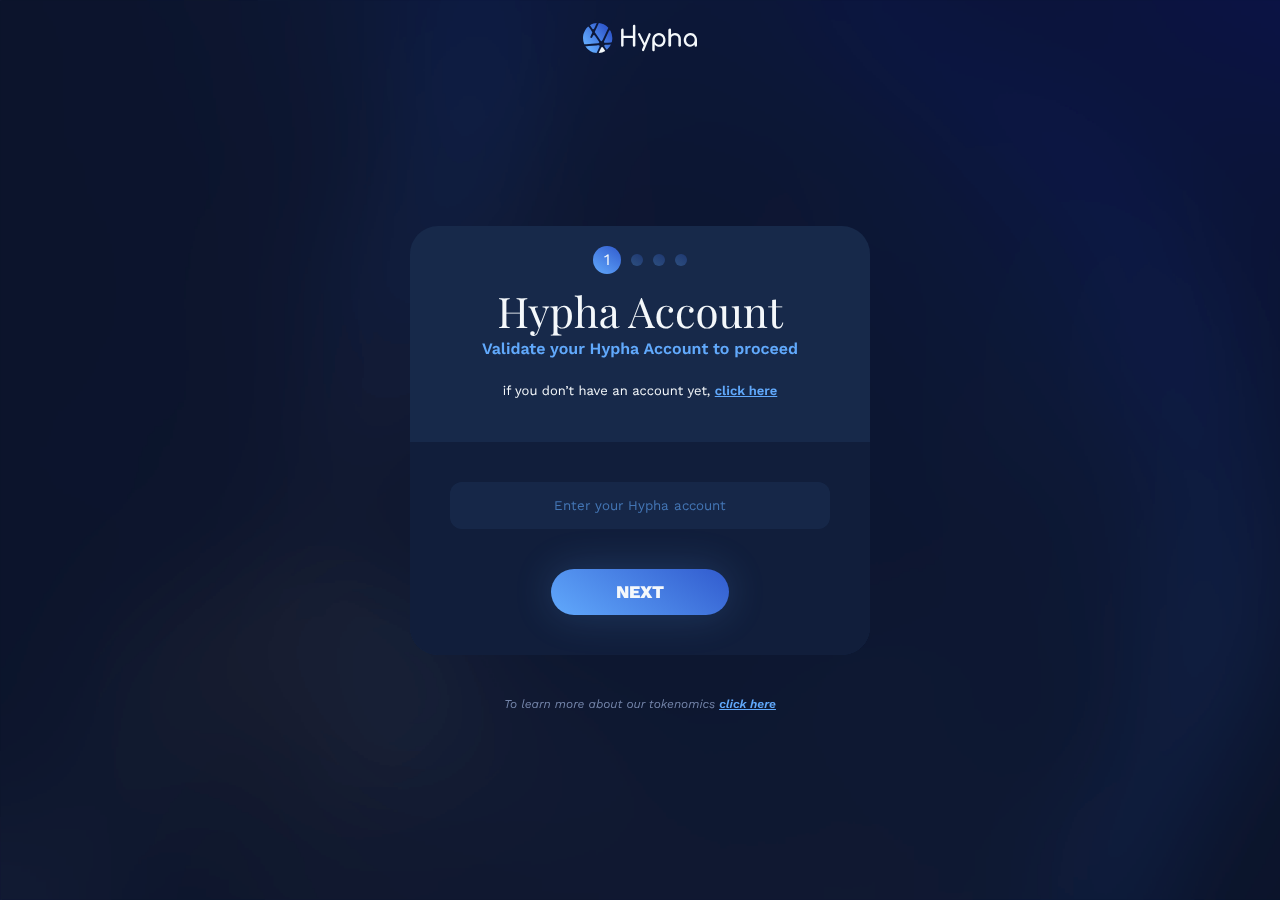
<file: index.html>
<!DOCTYPE html>
<html lang="en">

<head>
    <meta charset="UTF-8">
    <meta name="viewport" content="width=device-width, initial-scale=1.0">
    <title>Hypha :: Token Sale</title>
    <link rel="stylesheet" href="css/style.css" />
    <link rel="icon" type="image/x-icon" href="img/favicon.png">
    <link rel="preconnect" href="https://fonts.googleapis.com">
    <link rel="preconnect" href="https://fonts.gstatic.com" crossorigin>
    <link
        href="https://fonts.googleapis.com/css2?family=Playfair+Display:ital@0;1&family=Work+Sans:ital,wght@0,300;0,400;0,600;0,700;1,300;1,400;1,600;1,700&display=swap"
        rel="stylesheet">
</head>




<body>
    <header>
        <a href="https://hypha.earth/" target="_blank">
            <img src="img/logos/logo-white.svg" />
        </a>
    </header>
    <main>
        <section class="multistep">
            <div class="area">
                <div id="buyhypha-wizard">
                    <div id="step-1">
                        <div class="generic-card glow-back has-link account-vaidation">
                            <div class="wrappo">
                                <div class="step-nav">
                                    <div class="stp active">
                                        <p>1</p>
                                    </div>
                                    <div class="stp"></div>
                                    <div class="stp"></div>
                                    <div class="stp"></div>
                                </div>
                                <div class="top">
                                    <h2 class="titles white">Hypha Account</h2>
                                    <p class="subtitle">Validate your Hypha Account to proceed</p>
                                    <p class="text-small white">if you don’t have an account yet, <a href="#">click here</a></p>
                                </div>
                                <div class="bottom">
                                    <input id="account-name" placeholder="Enter your Hypha account">
                                    <div class="steps-action">
                                        <button class="button primary" id="button-next">Next</button>
                                    </div>

                                </div>
                            </div>
                        </div>

                        <p class="explainer">To learn more about our tokenomics <a href="">click here</a></p>
                    </div>
                </div>
            </div>
        </section>
    </main>

</body>

</html>
</file>
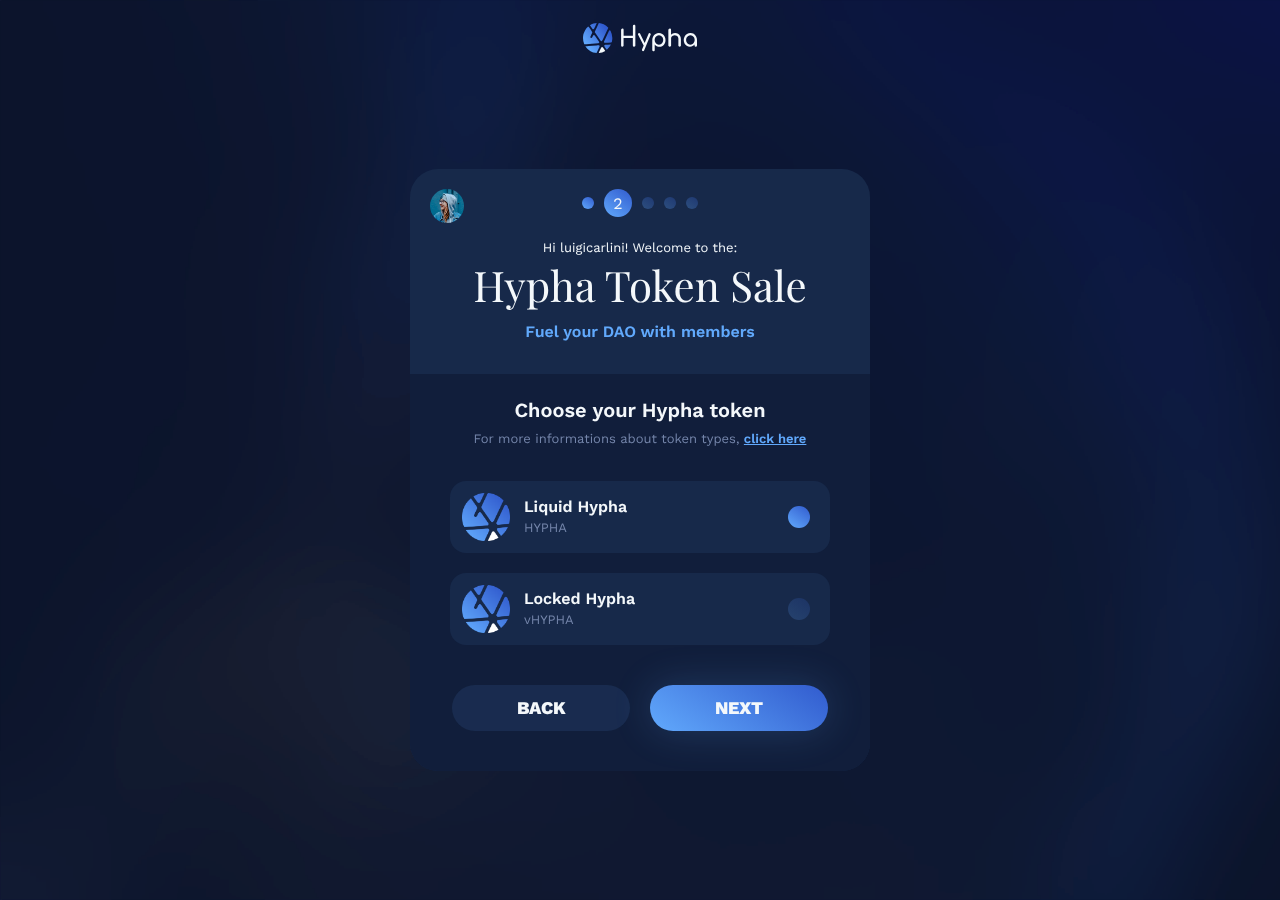
<file: OLD-step-2.html>
<!DOCTYPE html>
<html lang="en">

<head>
    <meta charset="UTF-8">
    <meta name="viewport" content="width=device-width, initial-scale=1.0">
    <title>Hypha :: Token Sale</title>
    <link rel="stylesheet" href="css/style.css" />
    <link rel="icon" type="image/x-icon" href="img/favicon.png">
    <link rel="preconnect" href="https://fonts.googleapis.com">
    <link rel="preconnect" href="https://fonts.gstatic.com" crossorigin>
    <link
        href="https://fonts.googleapis.com/css2?family=Playfair+Display:ital@0;1&family=Work+Sans:ital,wght@0,300;0,400;0,600;0,700;1,300;1,400;1,600;1,700&display=swap"
        rel="stylesheet">
</head>




<body>
    <header>
        <a href="https://hypha.earth/" target="_blank">
            <img src="img/logos/logo-white.svg" />
        </a>
    </header>
    <main>
        <section class="multistep">
            <div class="area">
                <div id="buyhypha-wizard">
                    <div id="step-2">
                        <div class="generic-card glow-back has-link token-purchase-selection">
                            <div class="wrappo">
                                <div class="step-nav">
                                    <div class="stp done"></div>
                                    <div class="stp active">
                                        <p>2</p>
                                    </div>
                                    <div class="stp"></div>
                                    <div class="stp"></div>
                                    <div class="stp"></div>
                                </div>
                                <div id="account-image">
                                    <img src="img/avatars/avatar.jpg" />
                                </div>
                                <div class="top">
                                    <p class="text-small white">Hi <span id="account-name">luigicarlini</span>! Welcome to the:</p>
                                    <h2 class="titles white">Hypha Token Sale</h2>
                                    <p class="subtitle">Fuel your DAO with members</p>
                                </div>
                                <div class="bottom">
                                    <p class="text-big white">Choose your Hypha token</p>
                                    <p class="text-small">For more informations about token types, <a href="#">click here</a></p>
                                    <div id="token-type-options">
                                        <div class="token-select selected" id="choose-liquid">
                                            <img src="img/tokens/hypha-icon.png">
                                            <div>
                                                <p class="white bold">Liquid Hypha</p>
                                                <p class="grey text-small">HYPHA</p>
                                            </div>
                                        </div>
                                        <div class="token-select" id="choose-stakeholder">
                                            <img src="img/tokens/hypha-icon.png">
                                            <div>
                                                <p class="white bold">Locked Hypha</p>
                                                <p class="grey text-small">vHYPHA</p>
                                            </div>
                                        </div>
                                    </div>
                                    <div class="steps-action">
                                        <button class="button secondary" id="button-previous">Back</button>
                                        <button class="button primary" id="button-next">Next</button>
                                    </div>

                                </div>
                            </div>
                        </div>
                    </div>
                </div>
            </div>
        </section>
    </main>

</body>

</html>
</file>
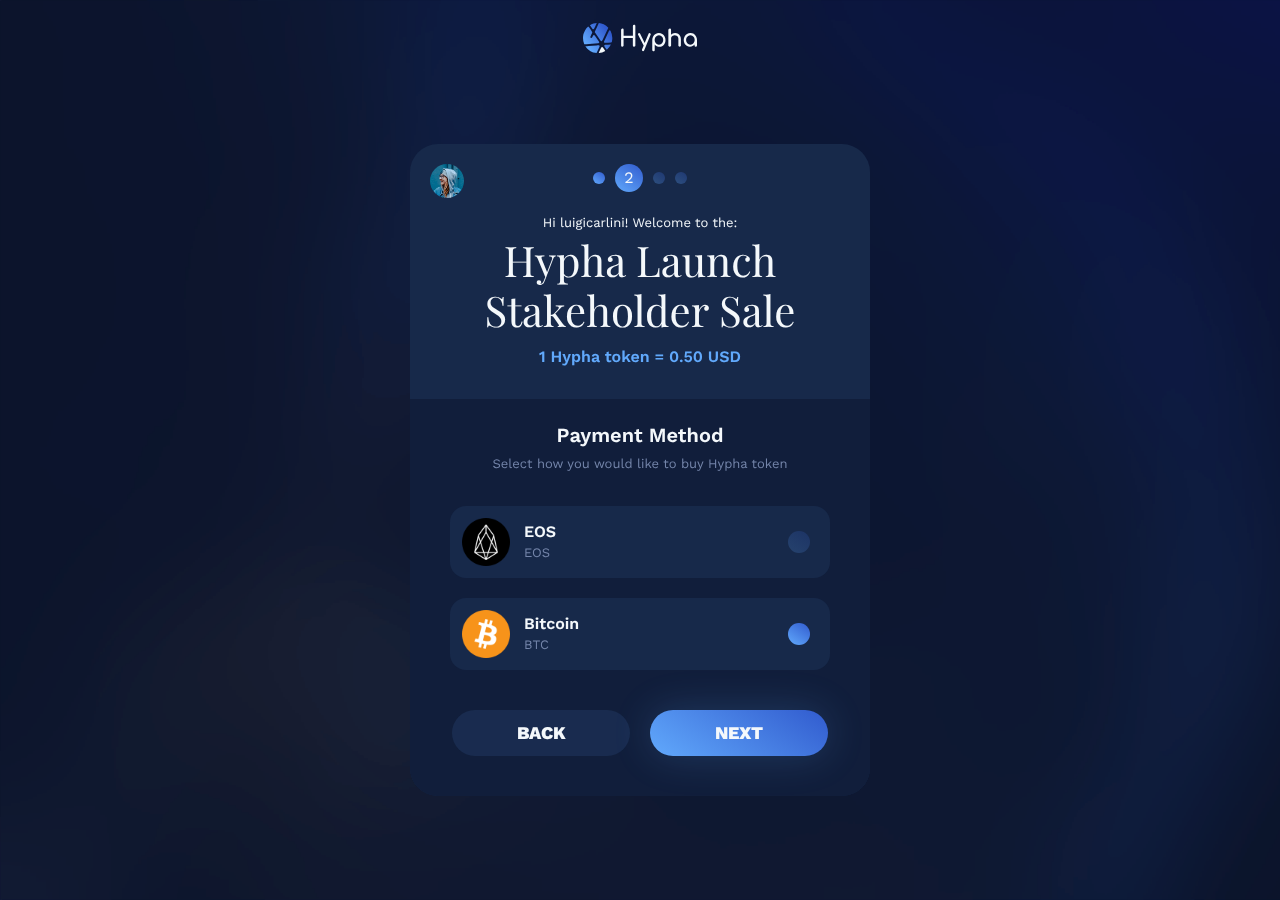
<file: step-2-locked.html>
<!DOCTYPE html>
<html lang="en">

<head>
    <meta charset="UTF-8">
    <meta name="viewport" content="width=device-width, initial-scale=1.0">
    <title>Hypha :: Token Sale</title>
    <link rel="stylesheet" href="css/style.css" />
    <link rel="icon" type="image/x-icon" href="img/favicon.png">
    <link rel="preconnect" href="https://fonts.googleapis.com">
    <link rel="preconnect" href="https://fonts.gstatic.com" crossorigin>
    <link
        href="https://fonts.googleapis.com/css2?family=Playfair+Display:ital@0;1&family=Work+Sans:ital,wght@0,300;0,400;0,600;0,700;1,300;1,400;1,600;1,700&display=swap"
        rel="stylesheet">
</head>




<body>
    <header>
        <a href="https://hypha.earth/" target="_blank">
            <img src="img/logos/logo-white.svg" />
        </a>
    </header>
    <main>
        <section class="multistep">
            <div class="area">
                <div id="buyhypha-wizard">
                    <div id="step-2">
                        <div class="generic-card glow-back has-link token-options-to-buy">
                            <div class="wrappo">
                                <div class="step-nav">
                                    <div class="stp done"></div>
                                    <div class="stp active">
                                        <p>2</p>
                                    </div>
                                    <div class="stp"></div>
                                    <div class="stp"></div>
                                </div>
                                <div id="account-image">
                                    <img src="img/avatars/avatar.jpg" />
                                </div>
                                <div class="top">
                                    <p class="text-small white">Hi <span id="account-name">luigicarlini</span>! Welcome to the:</p>
                                    <h2 class="titles white">Hypha Launch Stakeholder Sale</h2>
                                    <p class="subtitle">1 Hypha token = <span id="hypha-value-usd">0.50</span> USD</p>
                                </div>
                                <div class="bottom">
                                    <p class="text-big white">Payment Method</p>
                                    <p class="text-small">Select how you would like to buy Hypha token</p>
                                    <div id="payment-options">
                                        <div class="token-select" id="choose-EOS">
                                            <img src="img/tokens/eos.png">
                                            <div>
                                                <p class="white bold">EOS</p>
                                                <p class="grey text-small">EOS</p>
                                            </div>
                                        </div>
                                        <div class="token-select selected" id="choose-BTC">
                                            <img src="img/tokens/btc.png">
                                            <div>
                                                <p class="white bold">Bitcoin</p>
                                                <p class="grey text-small">BTC</p>
                                            </div>
                                        </div>
                                    </div>
                                    <div class="steps-action">
                                        <button class="button secondary" id="button-previous">Back</button>
                                        <button class="button primary" id="button-next">Next</button>
                                    </div>

                                </div>
                            </div>
                        </div>
                    </div>
                </div>
            </div>
        </section>
    </main>

</body>

</html>
</file>
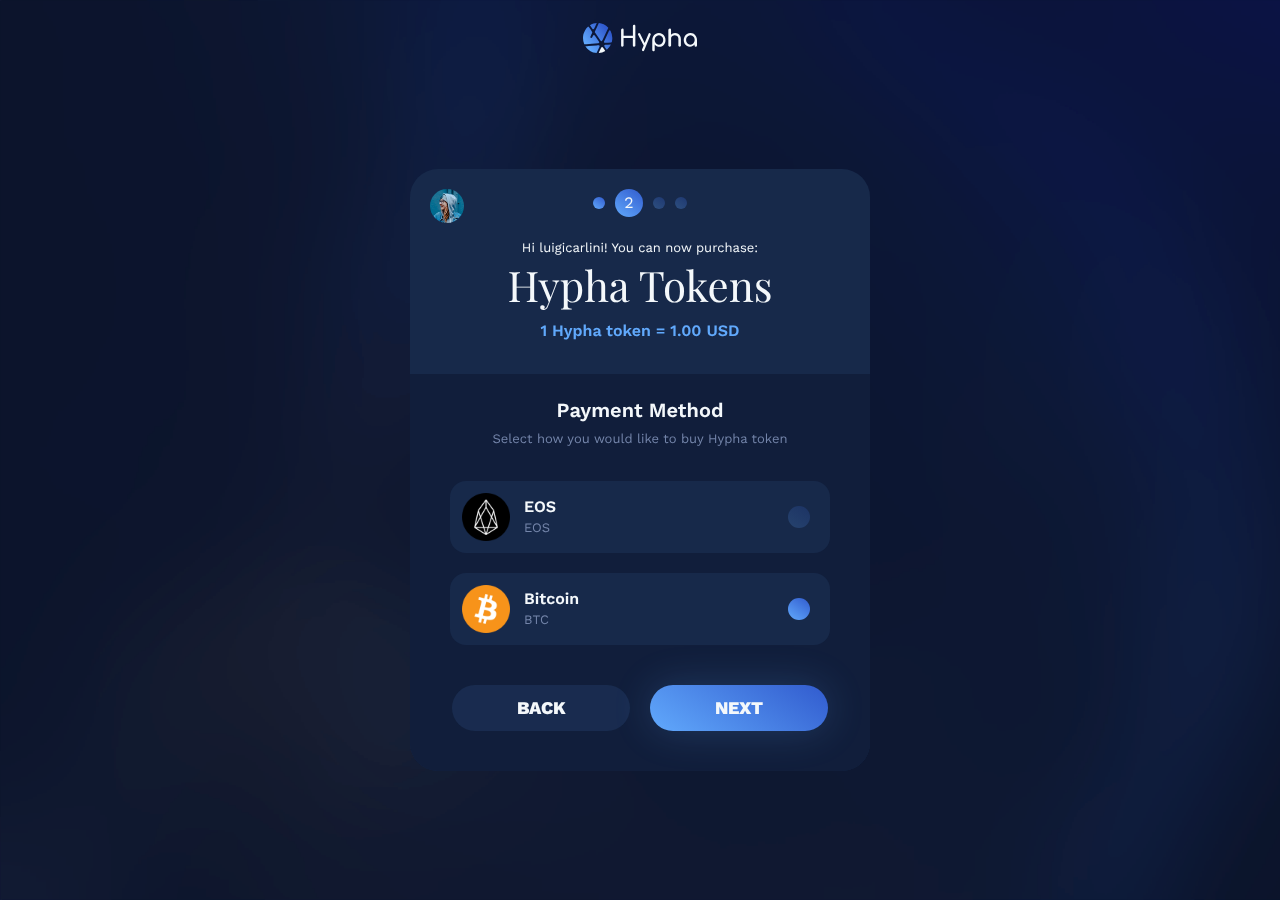
<file: step-2.html>
<!DOCTYPE html>
<html lang="en">

<head>
    <meta charset="UTF-8">
    <meta name="viewport" content="width=device-width, initial-scale=1.0">
    <title>Hypha :: Token Sale</title>
    <link rel="stylesheet" href="css/style.css" />
    <link rel="icon" type="image/x-icon" href="img/favicon.png">
    <link rel="preconnect" href="https://fonts.googleapis.com">
    <link rel="preconnect" href="https://fonts.gstatic.com" crossorigin>
    <link
        href="https://fonts.googleapis.com/css2?family=Playfair+Display:ital@0;1&family=Work+Sans:ital,wght@0,300;0,400;0,600;0,700;1,300;1,400;1,600;1,700&display=swap"
        rel="stylesheet">
</head>




<body>
    <header>
        <a href="https://hypha.earth/" target="_blank">
            <img src="img/logos/logo-white.svg" />
        </a>
    </header>
    <main>
        <section class="multistep">
            <div class="area">
                <div id="buyhypha-wizard">
                    <div id="step-2">
                        <div class="generic-card glow-back has-link token-options-to-buy">
                            <div class="wrappo">
                                <div class="step-nav">
                                    <div class="stp done"></div>
                                    <div class="stp active">
                                        <p>2</p>
                                    </div>
                                    <div class="stp"></div>
                                    <div class="stp"></div>
                                </div>
                                <div id="account-image">
                                    <img src="img/avatars/avatar.jpg" />
                                </div>
                                <div class="top">
                                    <p class="text-small white">Hi <span id="account-name">luigicarlini</span>! You can now purchase:</p>
                                    <h2 class="titles white">Hypha Tokens</h2>
                                    <p class="subtitle">1 Hypha token = <span id="hypha-value-usd">1.00</span> USD</p>
                                </div>
                                <div class="bottom">
                                    <p class="text-big white">Payment Method</p>
                                    <p class="text-small">Select how you would like to buy Hypha token</p>
                                    <div id="payment-options">
                                        <div class="token-select" id="choose-EOS">
                                            <img src="img/tokens/eos.png">
                                            <div>
                                                <p class="white bold">EOS</p>
                                                <p class="grey text-small">EOS</p>
                                            </div>
                                        </div>
                                        <div class="token-select selected" id="choose-BTC">
                                            <img src="img/tokens/btc.png">
                                            <div>
                                                <p class="white bold">Bitcoin</p>
                                                <p class="grey text-small">BTC</p>
                                            </div>
                                        </div>
                                    </div>
                                    <div class="steps-action">
                                        <button class="button secondary" id="button-previous">Back</button>
                                        <button class="button primary" id="button-next">Next</button>
                                    </div>

                                </div>
                            </div>
                        </div>
                    </div>
                </div>
            </div>
        </section>
    </main>

</body>

</html>
</file>
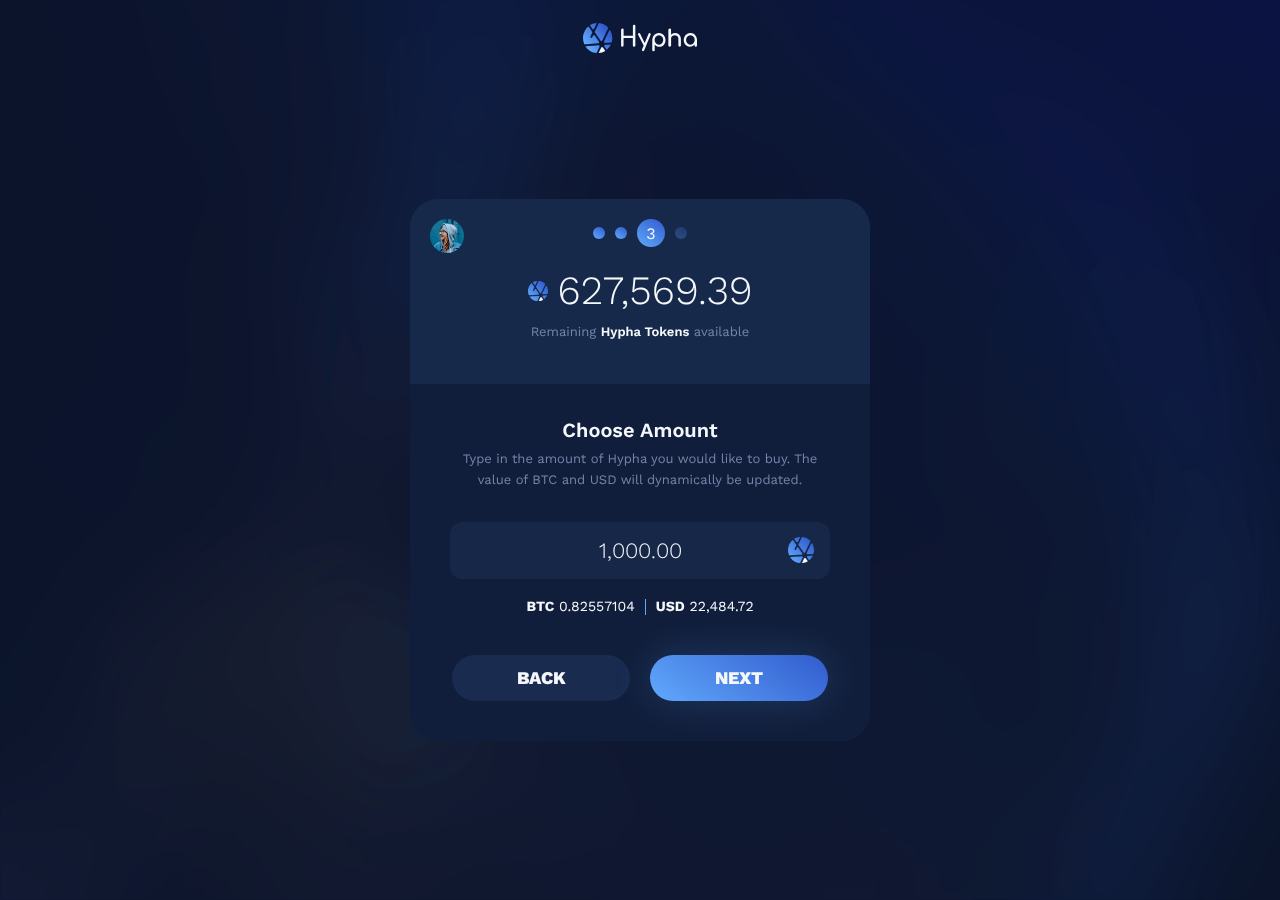
<file: step-3.html>
<!DOCTYPE html>
<html lang="en">

<head>
    <meta charset="UTF-8">
    <meta name="viewport" content="width=device-width, initial-scale=1.0">
    <title>Hypha :: Token Sale</title>
    <link rel="stylesheet" href="css/style.css" />
    <link rel="icon" type="image/x-icon" href="img/favicon.png">
    <link rel="preconnect" href="https://fonts.googleapis.com">
    <link rel="preconnect" href="https://fonts.gstatic.com" crossorigin>
    <link
        href="https://fonts.googleapis.com/css2?family=Playfair+Display:ital@0;1&family=Work+Sans:ital,wght@0,300;0,400;0,600;0,700;1,300;1,400;1,600;1,700&display=swap"
        rel="stylesheet">
</head>




<body>
    <header>
        <a href="https://hypha.earth/" target="_blank">
            <img src="img/logos/logo-white.svg" />
        </a>
    </header>
    <main>
        <section class="multistep">
            <div class="area">
                <div id="buyhypha-wizard">
                    <div id="step-3">
                        <div class="generic-card glow-back has-link amount-to-choose">
                            <div class="wrappo">
                                <div class="step-nav">
                                    <div class="stp done"></div>
                                    <div class="stp done"></div>
                                    <div class="stp active">
                                        <p>3</p>
                                    </div>
                                    <div class="stp"></div>
                                </div>
                                <div id="account-image">
                                    <img src="img/avatars/avatar.jpg" />
                                </div>
                                <div class="top">
                                    <div class="cont-count">
                                        <img src="img/tokens/hypha-icon.png" />
                                        <p id="hypha-available" class="white big-amount">627,569.39</p>
                                    </div>
                                    <p class="text-small">Remaining <span id="token-selected-type" class="bold white">Hypha Tokens</span> available</p>
                                </div>
                                <div class="bottom">
                                    <p class="text-big white">Choose Amount</p>
                                    <p class="text-small">Type in the amount of Hypha you would like to buy.
                                        The value of BTC and USD will dynamically be updated.</p>
                                    <div class="input-amount">
                                        <input id="hypha-amount-to-buy" placeholder="1,000.00">
                                        <div id="converter">
                                            <div class="conv-cript"><b><span id="selected-method">BTC</span></b> <span id="conversion-cripto"> 0.82557104</span></div>
                                            <div class="conv-usd"><b>USD</b> <span id="conversion-usd"> 22,484.72</span></div>
                                        </div>
                                    </div>

                                    <div class="steps-action">
                                        <button class="button secondary" id="button-previous">Back</button>
                                        <button class="button primary" id="button-next">Next</button>
                                    </div>

                                </div>
                            </div>
                        </div>
                    </div>
                </div>
            </div>
        </section>
    </main>

</body>

</html>
</file>
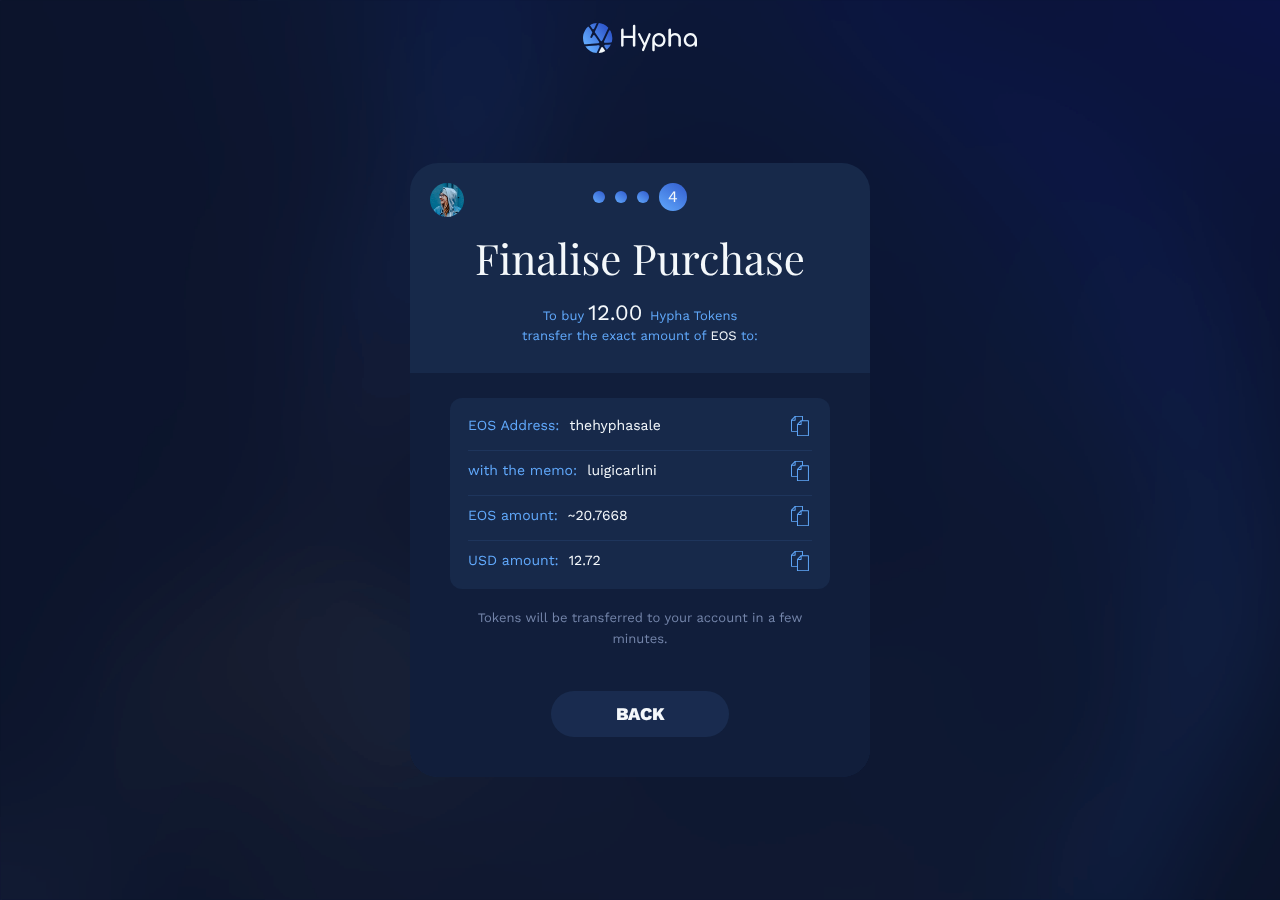
<file: step-4-eos-case.html>
<!DOCTYPE html>
<html lang="en">

<head>
    <meta charset="UTF-8">
    <meta name="viewport" content="width=device-width, initial-scale=1.0">
    <title>Hypha :: Token Sale</title>
    <link rel="stylesheet" href="css/style.css" />
    <link rel="icon" type="image/x-icon" href="img/favicon.png">
    <link rel="preconnect" href="https://fonts.googleapis.com">
    <link rel="preconnect" href="https://fonts.gstatic.com" crossorigin>
    <link
        href="https://fonts.googleapis.com/css2?family=Playfair+Display:ital@0;1&family=Work+Sans:ital,wght@0,300;0,400;0,600;0,700;1,300;1,400;1,600;1,700&display=swap"
        rel="stylesheet">
</head>




<body>
    <header>
        <a href="https://hypha.earth/" target="_blank">
            <img src="img/logos/logo-white.svg" />
        </a>
    </header>
    <main>
        <section class="multistep">
            <div class="area">
                <div id="buyhypha-wizard">
                    <div id="step-4">
                        <div class="generic-card glow-back has-link final-step">
                            <div class="wrappo">
                                <div class="step-nav">
                                    <div class="stp done"></div>
                                    <div class="stp done"></div>
                                    <div class="stp done"></div>
                                    <div class="stp active">
                                        <p>4</p>
                                    </div>
                                </div>
                                <div id="account-image">
                                    <img src="img/avatars/avatar.jpg" />
                                </div>
                                <div class="top">
                                    <h2 class="titles white">Finalise Purchase</h2>
                                    <p class="text-small light-blu">To buy <span id="total-hypha-to-buy">12.00 </span><span id="token-selected-type">Hypha Tokens</span></p>
                                    <p class="text-small light-blu">transfer the exact amount of <span id="selected-method"> EOS</span> to:</p>
                                </div>
                                <div class="bottom">
                                    <div id="eos-bill-card" class="eos-bill-card">
                                        <div class="address-title">
                                            <div>EOS Address:<span id="hypha-eos-address">thehyphasale</span></div>
                                            <div class="copy"></div>
                                        </div>
                                        <div class="memo-space">
                                            <div>with the memo:<span id="hypha-eos-memo">luigicarlini</span></div>
                                            <div class="copy"></div>
                                        </div>
                                        <div class="eos-amount-space">
                                            <div>EOS amount:<span id="total-eos-to-send">~20.7668 </span></div>
                                            <div class="copy"></div>
                                        </div>
                                        <div class="eos-amount-space">
                                            <div>USD amount:<span id="total-eos-to-send">12.72 </span></div>
                                            <div class="copy"></div>
                                        </div>
                                    </div>

                                    <div class="eos-bottom">
                                        <p class="text-small">Tokens will be transferred to your account in a few minutes.</p>
                                    </div>


                                    <div class="steps-action">
                                        <button class="button secondary" id="button-previous">Back</button>
                                    </div>

                                </div>
                            </div>
                        </div>
                    </div>
                </div>
            </div>
        </section>
    </main>

</body>

</html>
</file>
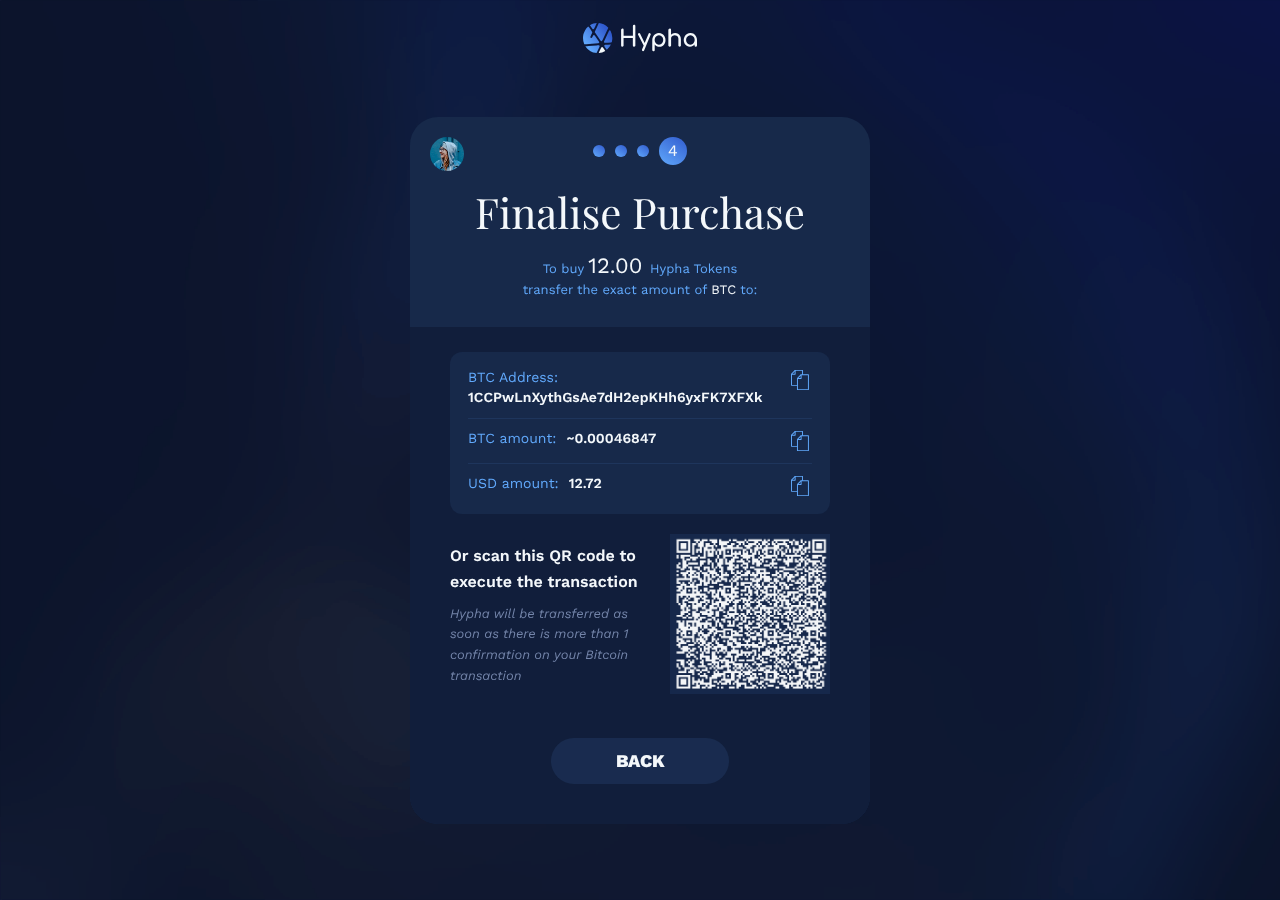
<file: step-4.html>
<!DOCTYPE html>
<html lang="en">

<head>
    <meta charset="UTF-8">
    <meta name="viewport" content="width=device-width, initial-scale=1.0">
    <title>Hypha :: Token Sale</title>
    <link rel="stylesheet" href="css/style.css" />
    <link rel="icon" type="image/x-icon" href="img/favicon.png">
    <link rel="preconnect" href="https://fonts.googleapis.com">
    <link rel="preconnect" href="https://fonts.gstatic.com" crossorigin>
    <link
        href="https://fonts.googleapis.com/css2?family=Playfair+Display:ital@0;1&family=Work+Sans:ital,wght@0,300;0,400;0,600;0,700;1,300;1,400;1,600;1,700&display=swap"
        rel="stylesheet">
</head>




<body>
    <header>
        <a href="https://hypha.earth/" target="_blank">
            <img src="img/logos/logo-white.svg" />
        </a>
    </header>
    <main>
        <section class="multistep">
            <div class="area">
                <div id="buyhypha-wizard">
                    <div id="step-4">
                        <div class="generic-card glow-back has-link final-step">
                            <div class="wrappo">
                                <div class="step-nav">
                                    <div class="stp done"></div>
                                    <div class="stp done"></div>
                                    <div class="stp done"></div>
                                    <div class="stp active">
                                        <p>4</p>
                                    </div>
                                </div>
                                <div id="account-image">
                                    <img src="img/avatars/avatar.jpg" />
                                </div>
                                <div class="top">
                                    <h2 class="titles white">Finalise Purchase</h2>
                                    <p class="text-small light-blu">To buy <span id="total-hypha-to-buy">12.00 </span><span id="token-selected-type">Hypha Tokens</span></p>
                                    <p class="text-small light-blu">transfer the exact amount of <span id="selected-method"> BTC</span> to:</p>
                                </div>
                                <div class="bottom">
                                    <div id="btc-bill-card" class="btc-bill-card">
                                        <div class="btc-address-title">
                                            <div>BTC Address: <div class="copy"></div>
                                            </div><span id="hypha-btc-address">1CCPwLnXythGsAe7dH2epKHh6yxFK7XFXk</span>
                                        </div>
                                        <div class="btc-amount-space">
                                            <div>BTC amount:<span id="total-btc-to-send">~0.00046847</span></div>
                                            <div class="copy"></div>
                                        </div>
                                        <div class="btc-amount-space">
                                            <div>USD amount:<span id="total-btc-to-send">12.72</span></div>
                                            <div class="copy"></div>
                                        </div>
                                    </div>

                                    <div class="btc-bottom">
                                        <div>
                                            <p class="white bold">Or scan this QR code to execute the transaction</p>
                                            <p class="text-small"><i>Hypha will be transferred as soon as there is more than 1 confirmation on your Bitcoin transaction</i></p>
                                        </div>
                                        <div id="btc-qr-code">
                                            <img src="img/qr-code.png" />
                                        </div>
                                    </div>

                                    <div class="steps-action">
                                        <button class="button secondary" id="button-previous">Back</button>
                                    </div>

                                </div>
                            </div>
                        </div>
                    </div>
                </div>
            </div>
        </section>
    </main>

</body>

</html>
</file>
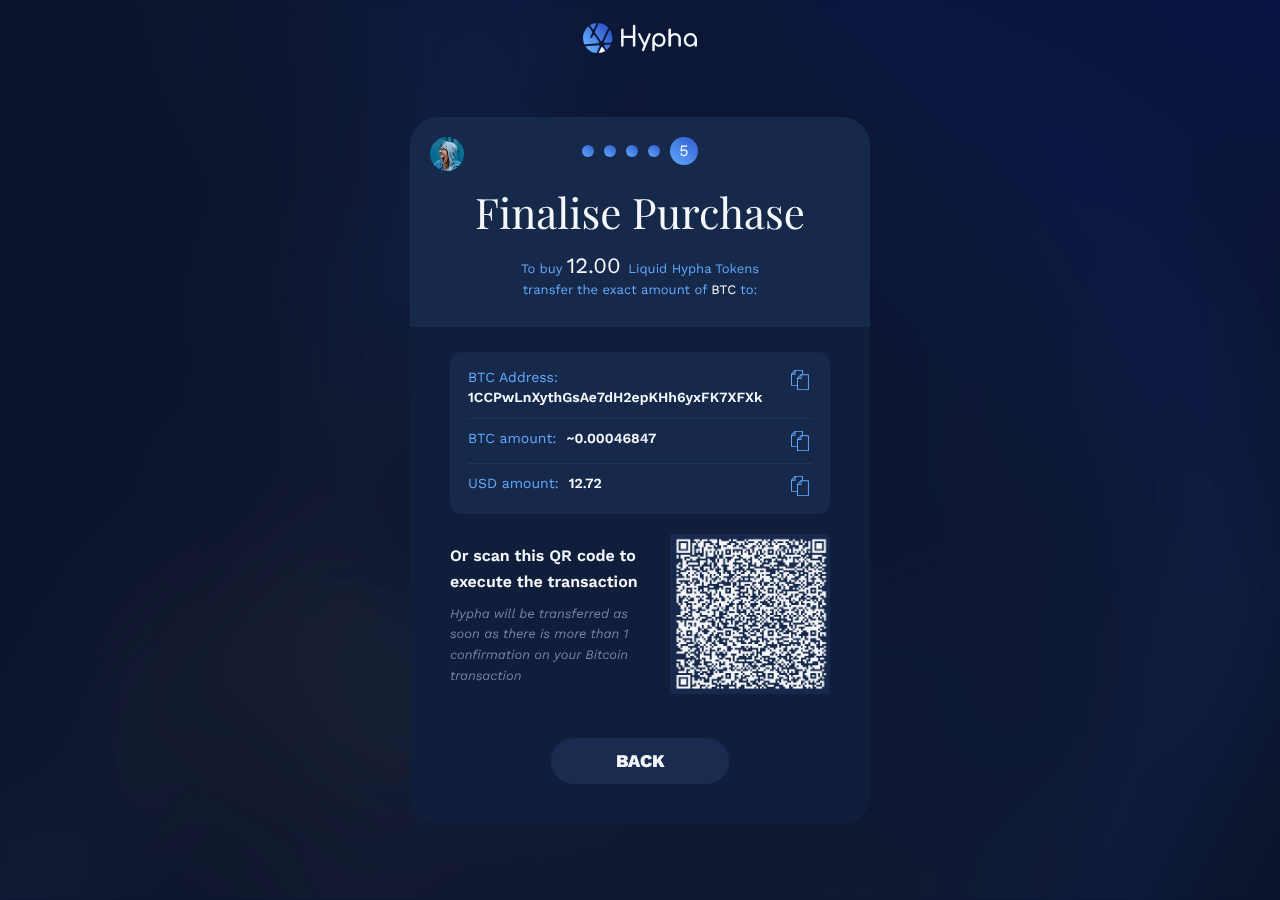
<file: step-5.html>
<!DOCTYPE html>
<html lang="en">

<head>
    <meta charset="UTF-8">
    <meta name="viewport" content="width=device-width, initial-scale=1.0">
    <title>Hypha :: Token Sale</title>
    <link rel="stylesheet" href="css/style.css" />
    <link rel="icon" type="image/x-icon" href="img/favicon.png">
    <link rel="preconnect" href="https://fonts.googleapis.com">
    <link rel="preconnect" href="https://fonts.gstatic.com" crossorigin>
    <link
        href="https://fonts.googleapis.com/css2?family=Playfair+Display:ital@0;1&family=Work+Sans:ital,wght@0,300;0,400;0,600;0,700;1,300;1,400;1,600;1,700&display=swap"
        rel="stylesheet">
</head>




<body>
    <header>
        <a href="https://hypha.earth/" target="_blank">
            <img src="img/logos/logo-white.svg" />
        </a>
    </header>
    <main>
        <section class="multistep">
            <div class="area">
                <div id="buyhypha-wizard">
                    <div id="step-5">
                        <div class="generic-card glow-back has-link final-step">
                            <div class="wrappo">
                                <div class="step-nav">
                                    <div class="stp done"></div>
                                    <div class="stp done"></div>
                                    <div class="stp done"></div>
                                    <div class="stp done"></div>
                                    <div class="stp active">
                                        <p>5</p>
                                    </div>
                                </div>
                                <div id="account-image">
                                    <img src="img/avatars/avatar.jpg" />
                                </div>
                                <div class="top">
                                    <h2 class="titles white">Finalise Purchase</h2>
                                    <p class="text-small light-blu">To buy <span id="total-hypha-to-buy">12.00 </span><span id="token-selected-type">Liquid Hypha Tokens</span></p>
                                    <p class="text-small light-blu">transfer the exact amount of <span id="selected-method"> BTC</span> to:</p>
                                </div>
                                <div class="bottom">
                                    <div id="btc-bill-card" class="btc-bill-card">
                                        <div class="btc-address-title">
                                            <div>BTC Address: <div class="copy"></div>
                                            </div><span id="hypha-btc-address">1CCPwLnXythGsAe7dH2epKHh6yxFK7XFXk</span>
                                        </div>
                                        <div class="btc-amount-space">
                                            <div>BTC amount:<span id="total-btc-to-send">~0.00046847</span></div>
                                            <div class="copy"></div>
                                        </div>
                                        <div class="btc-amount-space">
                                            <div>USD amount:<span id="total-btc-to-send">12.72</span></div>
                                            <div class="copy"></div>
                                        </div>
                                    </div>

                                    <div class="btc-bottom">
                                        <div>
                                            <p class="white bold">Or scan this QR code to execute the transaction</p>
                                            <p class="text-small"><i>Hypha will be transferred as soon as there is more than 1 confirmation on your Bitcoin transaction</i></p>
                                        </div>
                                        <div id="btc-qr-code">
                                            <img src="img/qr-code.png" />
                                        </div>
                                    </div>

                                    <div class="steps-action">
                                        <button class="button secondary" id="button-previous">Back</button>
                                    </div>

                                </div>
                            </div>
                        </div>
                    </div>
                </div>
            </div>
        </section>
    </main>

</body>

</html>
</file>
<file: css/style.css>
:root {
    --footer-blu: #101B34;
    --dark-blu: #111E3B;
    --card-dark-blu: #17294A;
    --light-blu: #61A9FC;
    --lb-transp: rgba(97,169,252,0.1);
    --lb-transp-hover: rgba(97,169,252,0.2);
    --lb-transp-3: rgba(97,169,252,0.07);
    --grey: #7485AA;    
    --white: #F4F8FB;
    --gradient: linear-gradient(35Deg, #61A9FC, #315BCE);
    --titles: 'Playfair Display', serif;
    --text: 'Work Sans', sans-serif;

    --kern: -.4px;

    --glow-shadow: 0px 0px 40px rgba(97,169,252,0.2);
    --glow-shadow-hover: 0px 0px 60px rgba(97,169,252,0.5);
}

* {
    box-sizing: border-box;
}

html {
    scroll-behavior: smooth;
}

body,html {
    margin:0;
    color:var(--grey);
    font-family: var(--text);
    font-weight:400;
    text-rendering: geometricPrecision;
    
}

.multistep {
    background-color:var(--dark-blu);
    width:100%;
    min-height: 100svh;
    background-image:url('../img/backgrounds/background.png');
    background-size:cover;
}

header {
    position:fixed;
    top:0;
    width:100%;
    height:80px;
    display:flex;
    align-items: center;
    justify-content: center;
}

header img {
    width:114px;
    
}

a {
    color:var(--light-blu);
    text-decoration: underline;
    font-weight:600;
}

.area {
    width:calc(100% - 40px);
    display:flex;
    align-items: center;
    justify-content: center;
    min-height:100svh;
    padding:80px 0px 40px 0px;
    margin:auto;
    position:relative;
    perspective: 800px;
}

.bold {
    font-weight: 600;
}

.white {
    color:var(--white);
}

.light-blu {
    color:var(--light-blu);
}

.small {
    font-size:13px;
}

.title-small {
    font-size:28px;
    font-weight:800;
    line-height:1.2em;
}


.account-vaidation .titles {
    margin-bottom:0;
}
.titles {
    font-size:42px;
    font-family: var(--titles);
    margin-top:0;
    margin-bottom:8px;
    font-weight: 400;
    line-height:1.2em;

}

.subtitle {
    color:var(--light-blu);
    font-weight:600;
    margin:0;
}

.text-big {
    font-size:20px;
    font-weight:600;
    margin-top:0;
    margin-bottom: 4px;
}

p {
    font-size:16px;
    line-height:1.6em;
    margin:0;
}

.text-small {
    font-size:13px;
    margin-top:0;
}

.big-amount {
    font-size:40px;
    margin:0;
    font-weight: 300;
}


/* generic card*/
.generic-card {
    width:460px;
    position:relative;
    
}


.glow-back:before {
    content:"";
    width:calc(100% + 0px);
    height:calc(100% + 0px);
    position:absolute;
    left:-0px;
    top:-0px;
    background:var(--gradient);
    border-radius:30px;
    transition-duration:.3s;
    opacity:0;
    box-shadow: var(--glow-shadow);
}

.glow-back:hover:before{
    opacity:1;
    width:calc(100% + 6px);
    height:calc(100% + 6px);
    left:-3px;
    top:-3px;
}


.generic-card .wrappo {
    border-radius:28px;
    padding-top:60px;
    background-color:var(--card-dark-blu);
    position:relative;
    overflow:hidden;
}

.steps-action {
    display:flex;
    align-items: center;
    justify-content: center;
    gap:20px;
    margin-top:40px;
}

.button {
    text-transform: uppercase;
    font-weight:800;
    font-size:18px;
    color:var(--white);
    border-radius:50px;
    padding:14px 38px;
    transition-duration: .3s;
    line-height:1em;
    display:inline-block;
    text-decoration: none;
    border:none;
    font-family: var(--text);
    text-align: center;
    width:178px;
    text-align: center;
    cursor:pointer;
}

.primary {
    background:var(--gradient);
    box-shadow: var(--glow-shadow);
}

.primary:hover {
    box-shadow: var(--glow-shadow-hover);
    transform:scale(1.015);
}
.secondary {
    background: var(--lb-transp);
}

.secondary:hover {
    transform:scale(1.015);
    background: var(--lb-transp-hover);
}


#step-1,
#step-2,
#step-3,
#step-4,
#step-5 {
    position:relative;
}

.step-nav {
    display:flex;
    gap:10px;
    align-items: center;
    justify-content: center;
    width:100%;
    position: absolute;
    top: 20px;
    left: calc(50%);
    transform: translateX(-50%);
    
}

.step-nav .stp {
    width:12px;
    height:12px;
    border-radius:100%;
    background:var(--gradient);
    opacity:.3;
    display:flex;
    align-items: center;
    justify-content: center;
    color:var(--white);
}

.step-nav .stp p {
    color:var(--white);
}

.step-nav .stp.done {
    opacity:1;
}

.step-nav .stp.active {
    width:28px;
    height:28px;
    opacity:1;
}


.account-vaidation .text-small {
    margin-top:20px;
}


.generic-card .top {
    padding:0px 30px 40px 30px;
    text-align: center;
}

.generic-card .bottom {
    padding:40px;
    background:var(--dark-blu);
    text-align: center;
}

input {
    border:none;
    padding:16px 12px;
    background-color: var(--lb-transp-3);
    border-radius: 12px;
    width:100%;
    color:var(--white);
    font-family: var(--text);
    box-sizing: border-box;
    text-align: center;
}


input.error {
    border:1px solid red;
}

input::placeholder {
    color:var(--light-blu);
    opacity:.6;
    text-align: center;
}

input:focus-visible,
input:focus {
    color:var(--light-blu);
    outline:none;
    background:var(--lb-transp);

}

input:focus-visible::placeholder,
input:focus::placeholder {
    opacity:0;
}


#account-image {
    position:absolute;
    top:20px;
    left:20px;
    width:34px;
}

#account-image img {
    width:100%;
    border-radius: 100%;
    aspect-ratio: 1 / 1;
    object-fit: cover;
}

#payment-options,
#token-type-options {
    margin-top:30px;
    display: flex;
    flex-direction: row;
    gap:20px;
    flex-wrap: wrap;
}

.token-select {
    display: flex;
    align-items: center;
    justify-content: flex-start;
    gap:14px;
    padding:12px;
    background:var(--card-dark-blu);
    border-radius:16px;
    min-width: 100%;
    position:relative;
    text-align: left;
    transition-duration: .3s;
    cursor:pointer;
}

.token-select:hover {
    transform:scale(1.02);
}

.token-select::after {
    content:"";
    width:22px;
    height:22px;
    position: absolute;
    right:20px;
    top:50%;
    transform:translateY(-50%);
    border-radius:100%;
    background:var(--gradient);
    opacity:.2;
}

.token-select.selected::after {
    opacity:1;
}

.token-select img {
    width:48px;
}

.token-purchase-selection .top,
.token-options-to-buy .top {
    padding-top:10px;
    padding-bottom:30px;
}

.token-purchase-selection .bottom,
.token-options-to-buy .bottom {
    padding-top:20px;
}

.cont-count {
    display: flex;
    align-items: center;
    gap:10px;
    justify-content: center;
}
.cont-count img {
    width:20px;
}

.input-amount {
    margin:30px 0px 0px 0px;
    position: relative;
}

.input-amount input::placeholder {
    color:var(--white);
    opacity:1;
}

.input-amount input:focus-visible::placeholder,
.input-amount input:focus::placeholder {
    opacity:0;
}

.input-amount::after {
    background-image: url('../img/tokens/hypha-icon.png');
    background-size: 26px;
    content: "";
    height: 26px;
    position: absolute;
    right: 16px;
    top: 15px;
    width: 26px;
}

.input-amount input {
    font-size:22px;
    font-weight:300;
}

#converter {
    display: flex;
    font-size: 14px;
    justify-content: center;
    margin-top: 20px;
    color:var(--white);
}

.conv-cript {
    border-right: 1px solid var(--light-blu);
    padding-right: 10px;
}

.conv-usd {
    margin-left: 10px;
}

.amount-to-choose .bottom {
    padding-top:30px;
}

#total-hypha-to-buy {
    color:var(--white);
    font-size:22px;
}

.final-step #selected-method {
    color:var(--white);
}

.final-step h2 {
    margin-bottom:20px;
    margin-top:10px;
}

.final-step .top {
    padding-bottom:25px;
}

.final-step .bottom {
    padding-top:25px;
}

.btc-bill-card,
.eos-bill-card {
    background:var(--card-dark-blu);
    border-radius: 12px;
    margin: 0;
    padding: 18px;
    text-align: left;
    width: -webkit-max-content;
    width: -moz-max-content;
    width: 100%;
    color:var(--light-blu);
    font-size:14px;

}

.btc-address-title div {
    display: flex;
    justify-content: space-between;
}

#hypha-btc-address {
    font-weight: 600;
    color:var(--white);
}

.copy {
    background: url('../img/icons/copy-icon.svg');
    background-size: 18px;
    background-position: center;
    background-repeat: no-repeat;
    cursor: pointer;
    height: 20px;
    margin-left: 20px;
    position: relative;
    width: 24px;
}

.btc-amount-space {
    border-top: 1px solid var(--lb-transp);
    display: flex;
    justify-content: space-between;
    margin-top: 12px;
    padding-top: 12px;
}

#total-btc-to-send {
    color:var(--white);
    font-weight:600;
    margin-left:10px;
}


.address-title, .eos-amount-space, .memo-space {
    align-items: center;
    display: flex;
    justify-content: space-between;
}

.eos-amount-space, .memo-space {
    border-top: 1px solid var(--lb-transp);
    margin-top: 14px;
    padding-top: 10px;
}

#hypha-eos-address,
#hypha-eos-memo,
#total-eos-to-send,
#total-eos-to-send {
    color:var(--white);
    margin-left:10px;
}

.btc-bottom {
    text-align: left;
    display:flex;
    gap:10px;
    margin-top:20px;
    align-items: center;
}

.btc-bottom #btc-qr-code {
    width:160px;
    min-width: 160px;
}

.btc-bottom .text-small {
    margin-top:10px;
}


.btc-bottom #btc-qr-code img {
    width:100%;
}

.eos-bottom {
    margin-top:20px;
}

.explainer {
    position: relative;
    text-align: center;
    font-size: 12px;
    font-style: italic;
    width: 100%;
    bottom: 0;
    margin-top: 40px;
}

.error-message {
    color: red;
    font-size: 13px;
    margin-top: 10px;
}

@media screen and (max-width : 500px) {
    .generic-card {
        width:100%;
    }

    .button {
        width:calc(50% - 10px);
    }

    .generic-card .bottom {
        padding:20px;
    }

    .generic-card .top {
        padding:0px 20px 20px 20px;
    }

    .titles {
        font-size:36px;
    }

    .token-purchase-selection .top, 
    .token-options-to-buy .top {
        padding-bottom:20px;
    }

    .btc-bottom {
        text-align:center;
    }

    .btc-bottom .white.bold,
    .btc-bottom #btc-qr-code  {
        display:none;
    }

    #hypha-btc-address {
        font-size:11px;
    }

    
}
</file>
